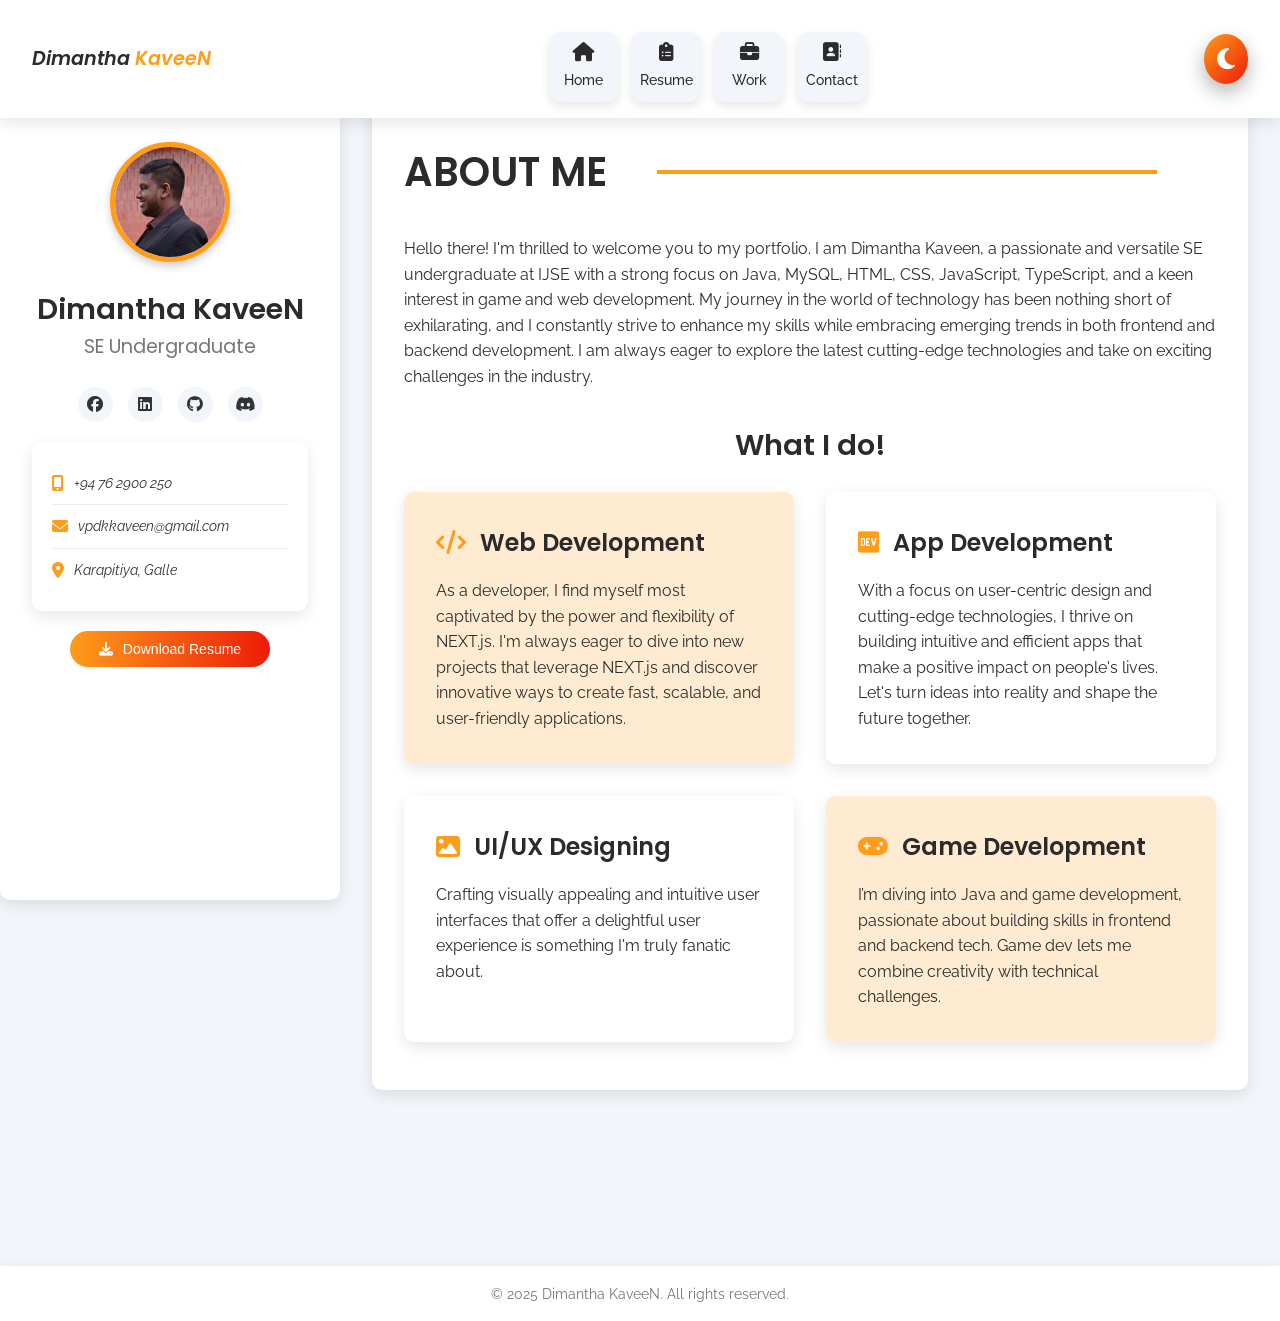
<file: index.html>
<!DOCTYPE html>
<html lang="en">
  <head>
    <meta charset="UTF-8" />
    <meta name="viewport" content="width=device-width, initial-scale=1.0" />
    <meta
      name="description"
      content="This is the homepage of the KaveeN portfolio"
    />
    <meta
      name="keywords"
      content="HTML, CSS, html, JavaScript, JS, KaveeN, portfolio, web developer, Dimantha, Kaveen, Dimantha Kaveen, KaveeN.com, kaveen.com"
    />
    <title>KaveeN Portfolio</title>
    <link rel="icon" href="/assets/images/KaveeN.jpg" />
    <link
      rel="stylesheet"
      href="https://cdnjs.cloudflare.com/ajax/libs/font-awesome/6.7.2/css/all.min.css"
      integrity="sha512-Evv84Mr4kqVGRNSgIGL/F/aIDqQb7xQ2vcrdIwxfjThSH8CSR7PBEakCr51Ck+w+/U6swU2Im1vVX0SVk9ABhg=="
      crossorigin="anonymous"
      referrerpolicy="no-referrer"
    />
    <link
      href="https://fonts.googleapis.com/css2?family=Poppins:wght@400;600&family=Raleway:wght@400;500&display=swap"
      rel="stylesheet"
    />
    <link rel="stylesheet" href="stylesheet/styles.css" />
    <link rel="stylesheet" href="stylesheet/homepage.css" />
    <link rel="stylesheet" href="stylesheet/resumepage.css" />
    <link rel="stylesheet" href="stylesheet/workpage.css" />
    <link rel="stylesheet" href="stylesheet/contactpage.css" />
    <link rel="stylesheet" href="stylesheet/nightmode.css" />
  </head>
  <body>
    <!-- Header -->
    <header class="main-header">
      <div class="header-container">
        <h4 class="logo">
          <i>Dimantha <span class="accent">KaveeN</span></i>
        </h4>
        <nav class="main-nav">
          <ul class="nav-list">
            <li class="nav-item">
              <a href="#home" class="nav-link" data-section="home">
                <i class="fa-solid fa-house nav-icon"></i> Home
              </a>
            </li>
            <li class="nav-item">
              <a href="#resume" class="nav-link" data-section="resume">
                <i class="fa-solid fa-clipboard-list nav-icon"></i> Resume
              </a>
            </li>
            <li class="nav-item">
              <a href="#work" class="nav-link" data-section="work">
                <i class="fa-solid fa-briefcase nav-icon"></i> Work
              </a>
            </li>
            <li class="nav-item">
              <a href="#contact" class="nav-link" data-section="contact">
                <i class="fa-solid fa-address-book nav-icon"></i> Contact
              </a>
            </li>
          </ul>
        </nav>
        <div class="night-mode-toggle">
          <i class="fas fa-moon"></i>
        </div>
        <!-- Burger Icon for Mobile -->
        <i class="fa fa-bars burger" id="burger" aria-hidden="true"></i>
        <!-- Profile Image Toggle for Mobile -->
        <img
          src="/assets/images/KaveeN.jpg"
          class="profile-img-toggle"
          id="profile-img-toggle"
          alt="Profile Image"
        />
      </div>
    </header>

    <!-- Profile Sidebar -->
    <aside class="profile-sidebar" id="profile-sidebar">
      <nav class="menu-panel" id="menu-panel-id">
        <button class="close-btn" id="btn-close">&times;</button>
        <ul>
          <li><a href="#home">Home</a></li>
          <li><a href="#resume">Resume</a></li>
          <li><a href="#work">Work</a></li>
          <li><a href="#contact">Contact</a></li>
        </ul>
      </nav>

      <!-- Profile Image -->
      <img
        src="/assets/images/KaveeN.jpg"
        class="profile-img"
        alt="Dimantha KaveeN"
        title="Profile Picture"
      />

      <!-- Profile Info -->
      <header class="profile-info">
        <h3 class="profile-name">Dimantha KaveeN</h3>
        <p class="profile-title">SE Undergraduate</p>
      </header>

      <!-- Social Links -->
      <nav class="social-links">
        <a
          href="https://www.facebook.com/profile.php?id=61550196402141"
          class="social-link"
          target="_blank"
          rel="noopener noreferrer"
          aria-label="Facebook Profile"
        >
          <i class="fab fa-facebook"></i>
        </a>
        <a
          href="https://www.linkedin.com/in/dimantha-kaveen-a843092b5"
          class="social-link"
          target="_blank"
          rel="noopener noreferrer"
          aria-label="LinkedIn Profile"
        >
          <i class="fab fa-linkedin"></i>
        </a>
        <a
          href="https://github.com/KaveenDK"
          class="social-link"
          target="_blank"
          rel="noopener noreferrer"
          aria-label="GitHub Profile"
        >
          <i class="fab fa-github"></i>
        </a>
        <a
          href="https://discord.com/invite/a89fFSSpzy"
          class="social-link"
          target="_blank"
          rel="noopener noreferrer"
          aria-label="Discord Server"
        >
          <i class="fa-brands fa-discord"></i>
        </a>
      </nav>

      <!-- Contact Information -->
      <address class="contact-info">
        <ul>
          <li class="contact-item">
            <i class="fas fa-mobile-alt accent"></i>
            <span>+94 76 2900 250</span>
          </li>
          <li class="contact-item">
            <i class="fas fa-envelope accent"></i>
            <a href="mailto:vpdkkaveen@gmail.com">vpdkkaveen@gmail.com</a>
          </li>
          <li class="contact-item">
            <i class="fas fa-map-marker-alt accent"></i>
            <span>Karapitiya, Galle</span>
          </li>
        </ul>
      </address>

      <!-- Resume Download Button -->
      <button class="download-btn" type="button">
        <i class="fas fa-download"></i>
        Download Resume
      </button>
    </aside>

    <!-- Main Content -->
    <main class="main-content">
      <!-- Home Section -->
      <section id="home" class="content-section">
        <h1 class="section-heading">
          ABOUT ME
          <span class="heading-line"></span>
        </h1>
        <p class="about-text">
          Hello there! I'm thrilled to welcome you to my portfolio. I am
          Dimantha Kaveen, a passionate and versatile SE undergraduate at IJSE
          with a strong focus on Java, MySQL, HTML, CSS, JavaScript, TypeScript,
          and a keen interest in game and web development. My journey in the
          world of technology has been nothing short of exhilarating, and I
          constantly strive to enhance my skills while embracing emerging trends
          in both frontend and backend development. I am always eager to explore
          the latest cutting-edge technologies and take on exciting challenges
          in the industry.
        </p>

        <h2 class="section-subheading">What I do!</h2>

        <div class="services-grid">
          <div class="service-card web-development">
            <h3 class="service-title">
              <i class="fas fa-code accent"></i>
              Web Development
            </h3>
            <p class="service-description">
              As a developer, I find myself most captivated by the power and
              flexibility of NEXT.js. I'm always eager to dive into new projects
              that leverage NEXT.js and discover innovative ways to create fast,
              scalable, and user-friendly applications.
            </p>
          </div>

          <div class="service-card">
            <h3 class="service-title">
              <i class="fa-brands fa-dev accent"></i>
              App Development
            </h3>
            <p class="service-description">
              With a focus on user-centric design and cutting-edge technologies,
              I thrive on building intuitive and efficient apps that make a
              positive impact on people's lives. Let's turn ideas into reality
              and shape the future together.
            </p>
          </div>

          <div class="service-card">
            <h3 class="service-title">
              <i class="fa-solid fa-image accent"></i>
              UI/UX Designing
            </h3>
            <p class="service-description">
              Crafting visually appealing and intuitive user interfaces that
              offer a delightful user experience is something I'm truly fanatic
              about.
            </p>
          </div>

          <div class="service-card game-development">
            <h3 class="service-title">
              <i class="fa-solid fa-gamepad accent"></i>
              Game Development
            </h3>
            <p class="service-description">
              I’m diving into Java and game development, passionate about
              building skills in frontend and backend tech. Game dev lets me
              combine creativity with technical challenges.
            </p>
          </div>
        </div>
      </section>

      <!-- Resume Section -->
      <section id="resume" class="content-section">
        <h1 class="section-heading">
          RESUME
          <span class="heading-line"></span>
        </h1>

        <div class="resume-grid">
          <!-- Education Column -->
          <div class="resume-column">
            <div class="resume-header">
              <i class="fas fa-graduation-cap accent"></i>
              <h2 class="resume-title">Education</h2>
            </div>

            <div class="resume-box education-1">
              <div class="timeline-item">
                <span class="timeline-date">2024 - 2026</span>
                <h3 class="timeline-title">Software Engineering</h3>
                <p class="timeline-location">
                  IJSE | Institute of Software Engineering
                </p>
              </div>
            </div>

            <div class="resume-box education-2">
              <div class="timeline-item">
                <span class="timeline-date">2025</span>
                <h3 class="timeline-title">Web Development</h3>
                <p class="timeline-location">
                  IJSE | Institute of Software Engineering
                </p>
              </div>
            </div>
          </div>

          <!-- Experience Column -->
          <div class="resume-column">
            <div class="resume-header">
              <i class="fas fa-briefcase accent"></i>
              <h2 class="resume-title">Experience</h2>
            </div>

            <div class="resume-box experience-1">
              <div class="timeline-item">
                <span class="timeline-date">2025 - Present</span>
                <h3 class="timeline-title">UI/UX Designer</h3>
                <p class="timeline-location">
                  IJSE | Institute of Software Engineering
                </p>
              </div>
            </div>

            <div class="resume-box experience-2">
              <div class="timeline-item">
                <span class="timeline-date">2025 - Present</span>
                <h3 class="timeline-title">Web Developer</h3>
                <p class="timeline-location">
                  IJSE | Institute of Software Engineering
                </p>
              </div>
            </div>
          </div>
        </div>

        <div class="skills-section">
          <div class="skills-column">
            <h3 class="skills-heading">Work Skills</h3>
            <div class="skills-grid">
              <span class="skill-badge">Java</span>
              <span class="skill-badge">MySQL</span>
              <span class="skill-badge">HTML5</span>
              <span class="skill-badge">CSS3</span>
              <span class="skill-badge">JavaScript</span>
              <span class="skill-badge">TypeScript</span>
              <span class="skill-badge">Figma</span>
              <span class="skill-badge">MongoDB</span>
              <span class="skill-badge">SQL</span>
              <span class="skill-badge">Blender</span>
              <span class="skill-badge">Photoshop</span>
              <span class="skill-badge">Git</span>
            </div>
          </div>

          <div class="skills-column">
            <h3 class="skills-heading">Soft Skills</h3>
            <div class="skills-grid">
              <span class="skill-badge soft">Time Management</span>
              <span class="skill-badge soft">Mentorship</span>
              <span class="skill-badge soft">Impeccable Communication</span>
              <span class="skill-badge soft">Flexibility</span>
              <span class="skill-badge soft">Research</span>
              <span class="skill-badge soft">Writing</span>
            </div>
          </div>
        </div>
      </section>

      <!-- Work Section -->
      <section id="work" class="content-section">
        <h1 class="section-heading">
          PORTFOLIO
          <span class="heading-line"></span>
        </h1>

        <div class="portfolio-filter">
          <button class="filter-btn active">All</button>
          <button class="filter-btn">App Development</button>
          <button class="filter-btn">Web Development</button>
          <button class="filter-btn">Game Development</button>
        </div>

        <div class="portfolio-grid">
          <div class="portfolio-item">
            <img
              src="/assets/images/Smart_Bank_App.jpg"
              class="portfolio-image"
              alt="Smart Bank App"
              loading="lazy"
            />
            <div class="portfolio-info">
              <p class="portfolio-category">App Development</p>
              <h4 class="portfolio-title">Smart Bank App</h4>
            </div>
          </div>

          <div class="portfolio-item">
            <img
              src="/assets/images/Java_Blog.jpg"
              class="portfolio-image"
              alt="Java Programming Blog"
              loading="lazy"
            />
            <div class="portfolio-info">
              <p class="portfolio-category">Blog</p>
              <h3 class="portfolio-title">Java Programming</h3>
            </div>
          </div>

          <div class="portfolio-item">
            <img
              src="/assets/images/SuperMarket_UIUX.jpg"
              class="portfolio-image"
              alt="Super Market UI Design"
              loading="lazy"
            />
            <div class="portfolio-info">
              <p class="portfolio-category">UI/UX Design</p>
              <h3 class="portfolio-title">Super Market</h3>
            </div>
          </div>

          <div class="portfolio-item">
            <img
              src="/assets/images/GtaV By KaveeN.jpg"
              class="portfolio-image"
              alt="Car Game Development"
              loading="lazy"
            />
            <div class="portfolio-info">
              <p class="portfolio-category">Game Development</p>
              <h3 class="portfolio-title">Car Game</h3>
            </div>
          </div>

          <div class="portfolio-item">
            <img
              src="/assets/images/WebDevelopment.jpg"
              class="portfolio-image"
              alt="Web Development Project"
              loading="lazy"
            />
            <div class="portfolio-info">
              <p class="portfolio-category">Web Development</p>
              <h3 class="portfolio-title">IdeaFlow</h3>
            </div>
          </div>
        </div>
      </section>

      <!-- Contact Section -->
      <section id="contact" class="content-section">
        <h1 class="section-heading">
          CONTACT
          <span class="heading-line"></span>
        </h1>

        <div class="contact-container">
          <div class="contact-info">
            <div class="contact-method phone">
              <i class="fas fa-phone-alt accent"></i>
              <div class="contact-details">
                <p>+94 76 2900 250</p>
                <p>+94 71 793 4962</p>
              </div>
            </div>
            <div class="contact-method email">
              <i class="fas fa-envelope accent"></i>
              <p>vpdkkaveen@gmail.com</p>
            </div>
          </div>

          <form class="contact-form">
            <p class="form-intro">
              I am always open to discussing new projects, opportunities in tech
              world, partnerships and more so mentorship.
            </p>
            <div class="form-group">
              <label for="name">Name:</label>
              <input type="text" id="name" class="form-input" required />
            </div>
            <div class="form-group">
              <label for="email">Email:</label>
              <input type="email" id="email" class="form-input" required />
            </div>
            <div class="form-group">
              <label for="message">Message:</label>
              <textarea
                id="message"
                class="form-input message-input"
                required
              ></textarea>
            </div>
            <button type="submit" class="submit-btn">Submit</button>
          </form>
        </div>
      </section>
    </main>

    <!-- Footer -->
    <footer class="main-footer">
      <p class="copyright">&copy; 2025 Dimantha KaveeN. All rights reserved.</p>
    </footer>

    <script src="/js/Responsive.js"></script>
    <script src="/js/portfolio.js"></script>
    <script src="/js/script.js"></script>
  </body>
</html>
</file>
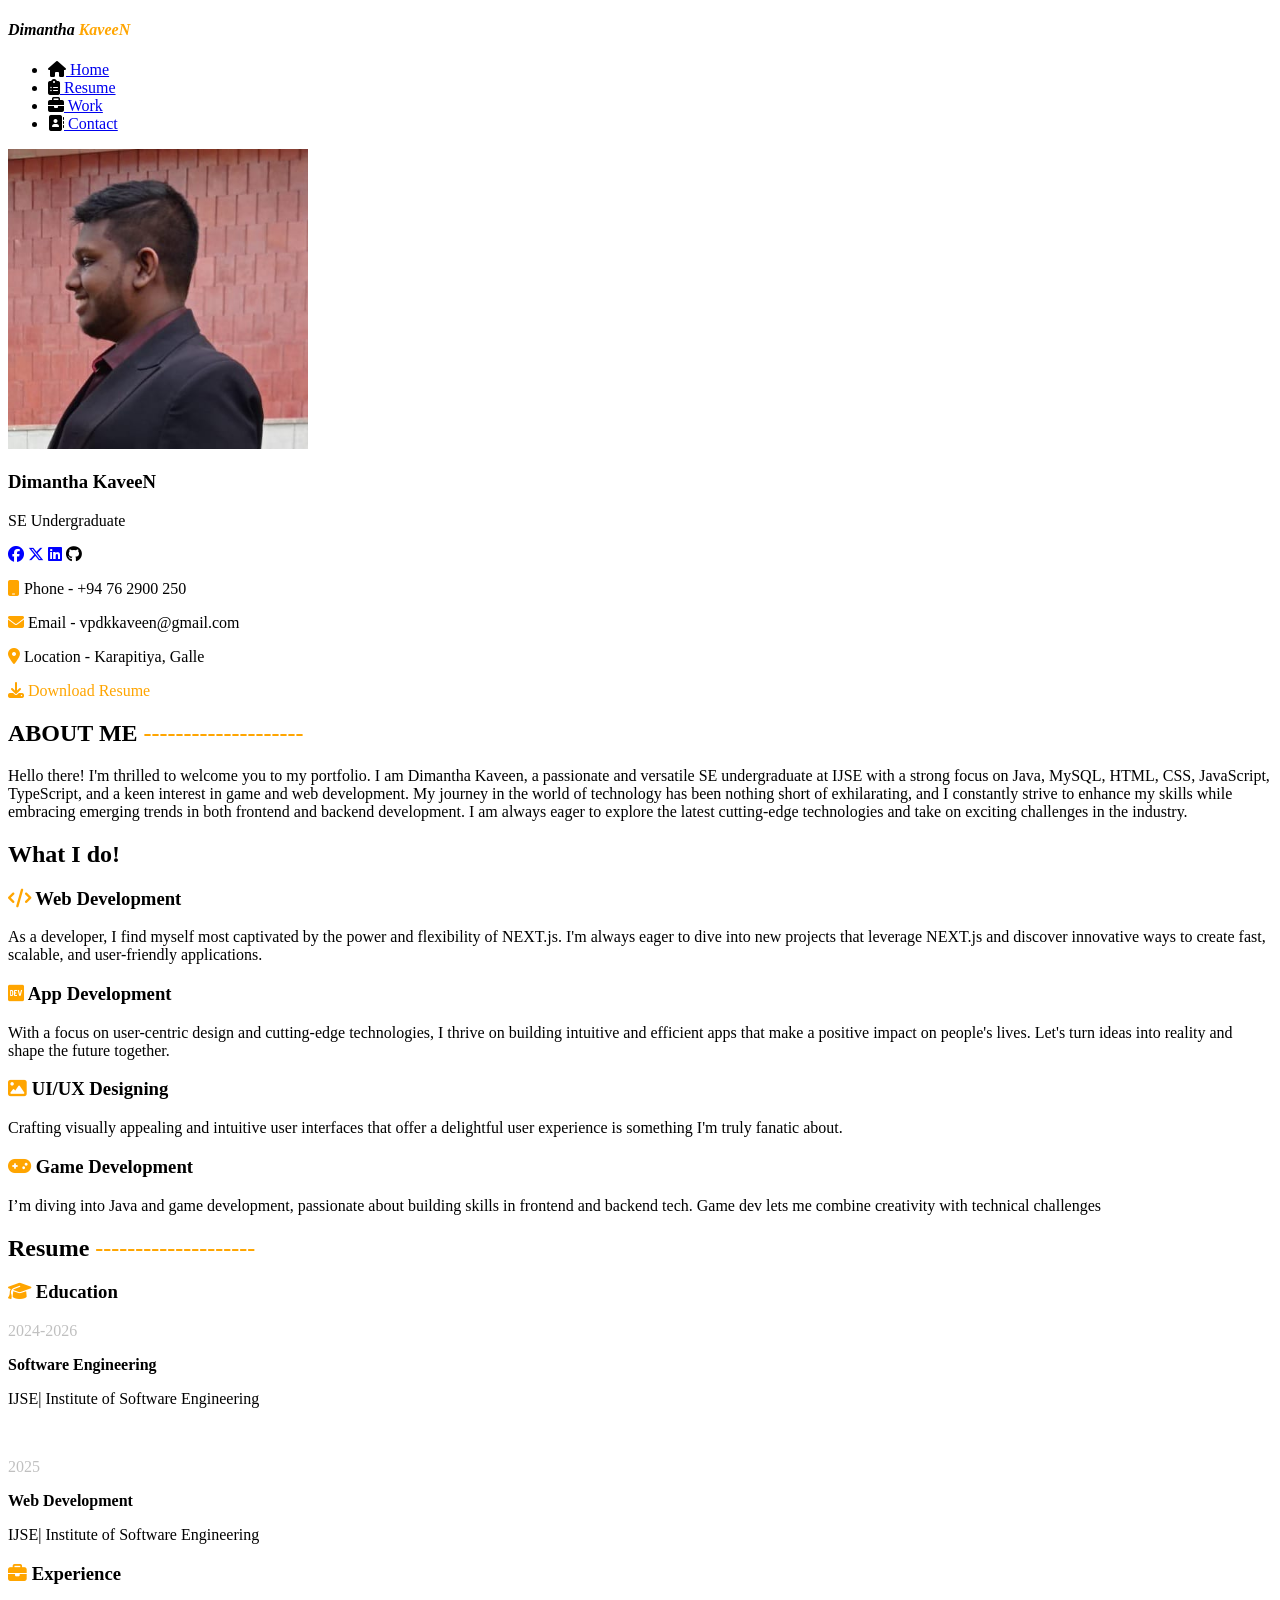
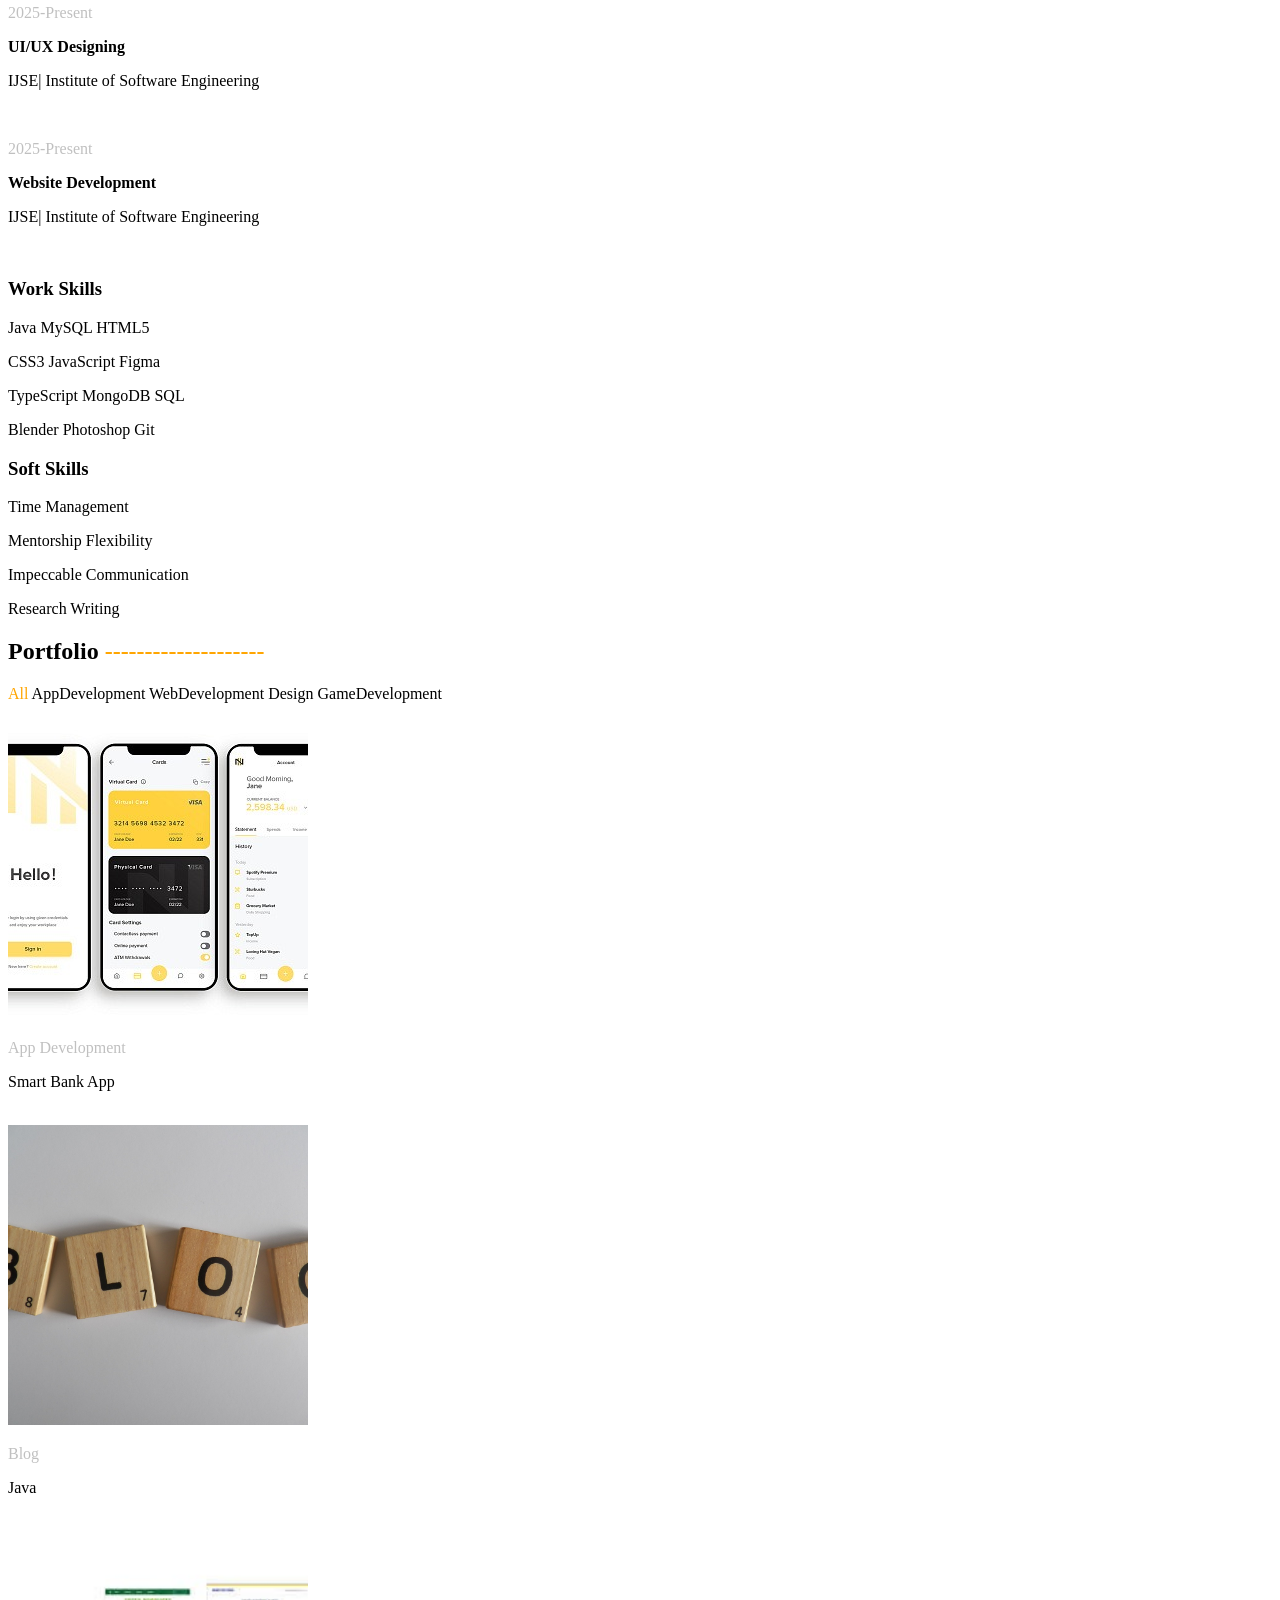
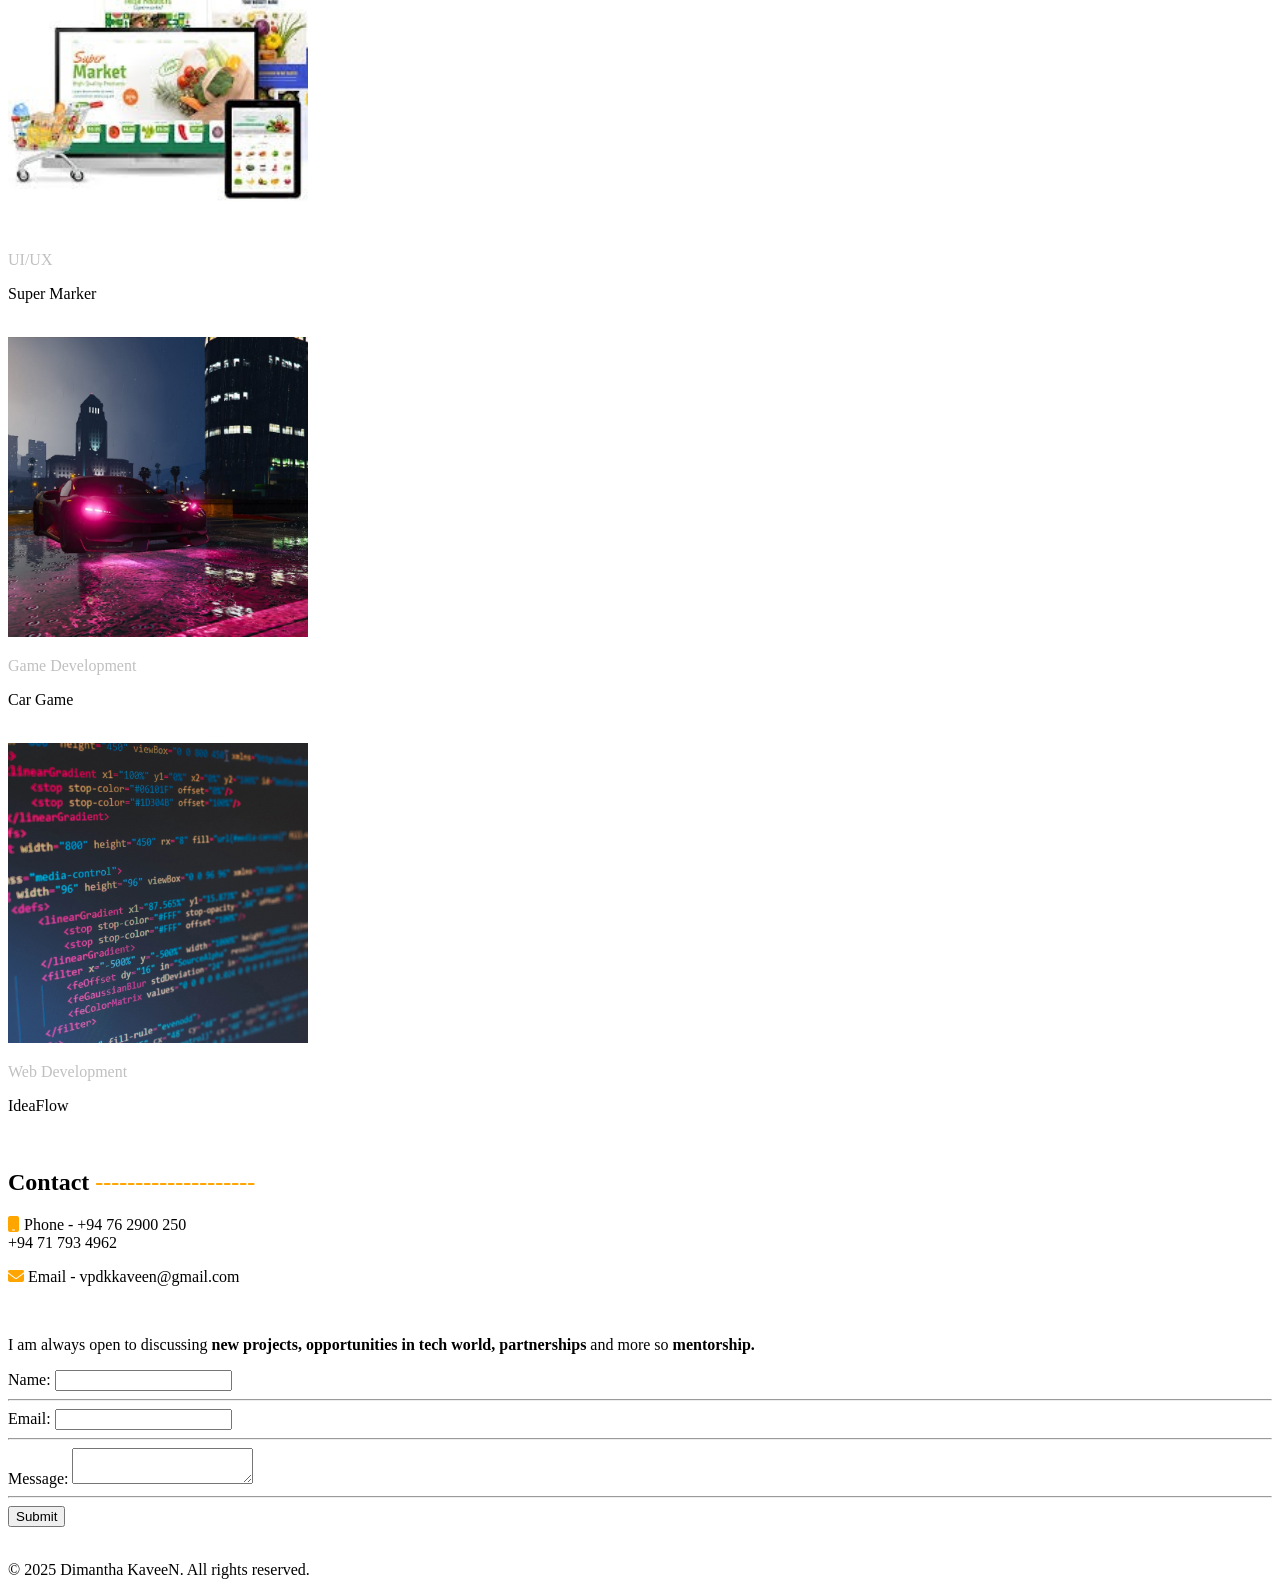
<file: IT-KaveeN-Portfolio/index.html>
<!DOCTYPE html>
<html lang="en">
  <head>
    <meta charset="UTF-8" />
    <meta name="viewport" content="width=device-width, initial-scale=1.0" />
    <title>KaveeN Portfolio</title>
    <meta
      name="description"
      content="This is the homepage of the KaveeN portfolio"
    />
    <meta
      name="keywords"
      content="HTML, CSS, html, JavaScript, JS, KaveeN, portfolio, web developer, Dimantha, Kaveen, Dimantha Kaveen, KaveeN.com, kaveen.com"
    />
    <title>Dimantha KaveeN's personal Portfolio</title>
    <link rel="icon" href="/assets/images/KaveeN.jpg" />
    <link
      rel="stylesheet"
      href="https://cdnjs.cloudflare.com/ajax/libs/font-awesome/6.7.2/css/all.min.css"
      integrity="sha512-Evv84Mr4kqVGRNSgIGL/F/aIDqQb7xQ2vcrdIwxfjThSH8CSR7PBEakCr51Ck+w+/U6swU2Im1vVX0SVk9ABhg=="
      crossorigin="anonymous"
      referrerpolicy="no-referrer"
    />
  </head>
  <body>
    <!-- Header -->
    <header>
      <div>
        <h4>
          <i>Dimantha <span style="color: orange">KaveeN</span></i>
        </h4>
        <nav>
          <ul>
            <li><i class="fa-solid fa-house"></i><a href="#home"> Home</a></li>
            <li>
              <i class="fa-solid fa-clipboard-list"></i
              ><a href="#resume"> Resume</a>
            </li>
            <li>
              <i class="fa-solid fa-briefcase"></i><a href="#work"> Work</a>
            </li>
            <li>
              <i class="fa-solid fa-address-book"></i
              ><a href="#contact"> Contact</a>
            </li>
          </ul>
        </nav>
      </div>
    </header>

    <!-- Main Content -->
    <main>
      <div>
        <img
          src="/assets/images/KaveeN.jpg"
          alt="KaveeN Profile Picture"
          style="width: 300px; height: 300px; object-fit: cover"
          title="Dimantha KaveeN"
        />
        <br />
        <h3>Dimantha KaveeN</h3>
        <p>SE Undergraduate</p>
        <span style="color: blue"><i class="fa-brands fa-facebook"></i></span>
        <span style="color: blue"><i class="fa-brands fa-x-twitter"></i></span>
        <span style="color: blue"><i class="fa-brands fa-linkedin"></i></span>
        <i class="fa-brands fa-github"></i>
        <p>
          <span style="color: orange"><i class="fa-solid fa-mobile"></i></span>
          Phone - +94 76 2900 250
        </p>
        <p>
          <span style="color: orange"
            ><i class="fa-solid fa-envelope"></i
          ></span>
          Email - vpdkkaveen@gmail.com
        </p>
        <p>
          <span style="color: orange"
            ><i class="fa-solid fa-location-dot"></i
          ></span>
          Location - Karapitiya, Galle
        </p>
        <p>
          <span style="color: orange"
            ><i class="fa-solid fa-download"></i> Download Resume</span
          >
        </p>
      </div>

      <!-- Home Section -->
      <section id="home">
        <h1>
          ABOUT ME <span style="color: orange">--------------------</span>
        </h1>
        <p>
          Hello there! I'm thrilled to welcome you to my portfolio. I am
          Dimantha Kaveen, a passionate and versatile SE undergraduate at IJSE
          with a strong focus on Java, MySQL, HTML, CSS, JavaScript, TypeScript,
          and a keen interest in game and web development. My journey in the
          world of technology has been nothing short of exhilarating, and I
          constantly strive to enhance my skills while embracing emerging trends
          in both frontend and backend development. I am always eager to explore
          the latest cutting-edge technologies and take on exciting challenges
          in the industry.
        </p>
        <h2>What I do!</h2>
        <h3>
          <span style="color: orange"><i class="fa-solid fa-code"></i></span>
          Web Development
        </h3>
        <p>
          As a developer, I find myself most captivated by the power and
          flexibility of NEXT.js. I'm always eager to dive into new projects
          that leverage NEXT.js and discover innovative ways to create fast,
          scalable, and user-friendly applications.
        </p>
        <h3>
          <span style="color: orange"><i class="fa-brands fa-dev"></i></span>
          App Development
        </h3>
        <p>
          With a focus on user-centric design and cutting-edge technologies, I
          thrive on building intuitive and efficient apps that make a positive
          impact on people's lives. Let's turn ideas into reality and shape the
          future together.
        </p>
        <h3>
          <span style="color: orange"><i class="fa-solid fa-image"></i></span>
          UI/UX Designing
        </h3>
        <p>
          Crafting visually appealing and intuitive user interfaces that offer a
          delightful user experience is something I'm truly fanatic about.
        </p>
        <h3>
          <span style="color: orange"><i class="fa-solid fa-gamepad"></i></span>
          Game Development
        </h3>
        <p>
          I’m diving into Java and game development, passionate about building
          skills in frontend and backend tech. Game dev lets me combine
          creativity with technical challenges
        </p>
      </section>

      <!-- Resume Section -->
      <section id="resume">
        <h1>Resume <span style="color: orange">--------------------</span></h1>
        <div>
          <h3>
            <span style="color: orange"
              ><i class="fa-solid fa-graduation-cap"></i
            ></span>
            Education
          </h3>
          <p><span style="color: silver">2024-2026</span></p>
          <p><b>Software Engineering</b></p>
          <p>
            <span style="color: black"
              >IJSE| Institute of Software Engineering</span
            >
          </p>
          <br />
          <p><span style="color: silver">2025</span></p>
          <p><b>Web Development</b></p>
          <p>
            <span style="color: black"
              >IJSE| Institute of Software Engineering</span
            >
          </p>
          <h3>
            <span style="color: orange"
              ><i class="fa-solid fa-briefcase"></i
            ></span>
            Experience
          </h3>
          <p><span style="color: silver">2025-Present</span></p>
          <p><b>UI/UX Designing</b></p>
          <p>
            <span style="color: black"
              >IJSE| Institute of Software Engineering</span
            >
          </p>
          <br />
          <p><span style="color: silver">2025-Present</span></p>
          <p><b>Website Development</b></p>
          <p>
            <span style="color: black"
              >IJSE| Institute of Software Engineering</span
            >
          </p>
          <br />
          <h3>Work Skills</h3>
          <p>Java MySQL HTML5</p>
          <p>CSS3 JavaScript Figma</p>
          <p>TypeScript MongoDB SQL</p>
          <p>Blender Photoshop Git</p>
          <h3>Soft Skills</h3>
          <p>Time Management</p>
          <p>Mentorship Flexibility</p>
          <p>Impeccable Communication</p>
          <p>Research Writing</p>
        </div>
      </section>

      <!-- Work Section -->
      <section id="work">
        <h1>
          Portfolio <span style="color: orange">--------------------</span>
        </h1>
        <p>
          <span style="color: orange">All</span> AppDevelopment WebDevelopment
          Design GameDevelopment
        </p>
        <img
          src="/assets/images/Smart_Bank_App.jpg"
          alt="Smart Bank App"
          style="width: 300px; height: 300px; object-fit: cover"
          title="Smart Bank App"
        />
        <p><span style="color: silver">App Development</span></p>
        <p><span style="color: black">Smart Bank App</span></p>
        <br />

        <img
          src="/assets/images/Java_Blog.jpg"
          alt="Java Blog"
          style="width: 300px; height: 300px; object-fit: cover"
          title="Java Blog"
        />
        <p><span style="color: silver">Blog</span></p>
        <p><span style="color: black">Java</span></p>
        <br />

        <img
          src="/assets/images/SuperMarket_UIUX.jpg"
          alt="Smart Bank App"
          style="width: 300px; height: 300px; object-fit: cover"
          title="Super Market Website"
        />
        <p><span style="color: silver">UI/UX</span></p>
        <p><span style="color: black">Super Marker</span></p>
        <br />

        <img
          src="/assets/images/GtaV By KaveeN.jpg"
          alt="Car Game"
          style="width: 300px; height: 300px; object-fit: cover"
          title="GtaV By KaveeN"
        />
        <p><span style="color: silver">Game Development</span></p>
        <p><span style="color: black">Car Game</span></p>
        <br />

        <img
          src="/assets/images/WebDevelopment.jpg"
          alt="Coding"
          style="width: 300px; height: 300px; object-fit: cover"
          title="Web Development Coding"
        />
        <p><span style="color: silver">Web Development</span></p>
        <p><span style="color: black">IdeaFlow</span></p>
        <br />
      </section>

      <!-- Contact Section -->
      <section id="contact">
        <h1>Contact <span style="color: orange">--------------------</span></h1>
        <p>
          <span style="color: orange"><i class="fa-solid fa-mobile"></i></span>
          Phone - +94 76 2900 250
          <br />
          +94 71 793 4962
        </p>
        <p>
          <span style="color: orange"
            ><i class="fa-solid fa-envelope"></i
          ></span>
          Email - vpdkkaveen@gmail.com
        </p>
        <br />
        <form>
          <p>
            I am always open to discussing
            <b>new projects, opportunities in tech world, partnerships</b> and
            more so <b>mentorship.</b>
          </p>
          <label for="name">Name:</label>
          <input type="text" id="name" name="name" required />
          <br />
          <hr />
          <label for="email">Email:</label>
          <input type="email" id="email" name="email" required />
          <br />
          <hr />
          <label for="message">Message:</label>
          <textarea id="message" name="message"></textarea>
          <br />
          <hr />
          <button type="submit">Submit</button>
        </form>
      </section>
    </main>
    <br />

    <!-- Footer -->
    <footer>
      <p>&copy; 2025 Dimantha KaveeN. All rights reserved.</p>
    </footer>
  </body>
</html>
</file>
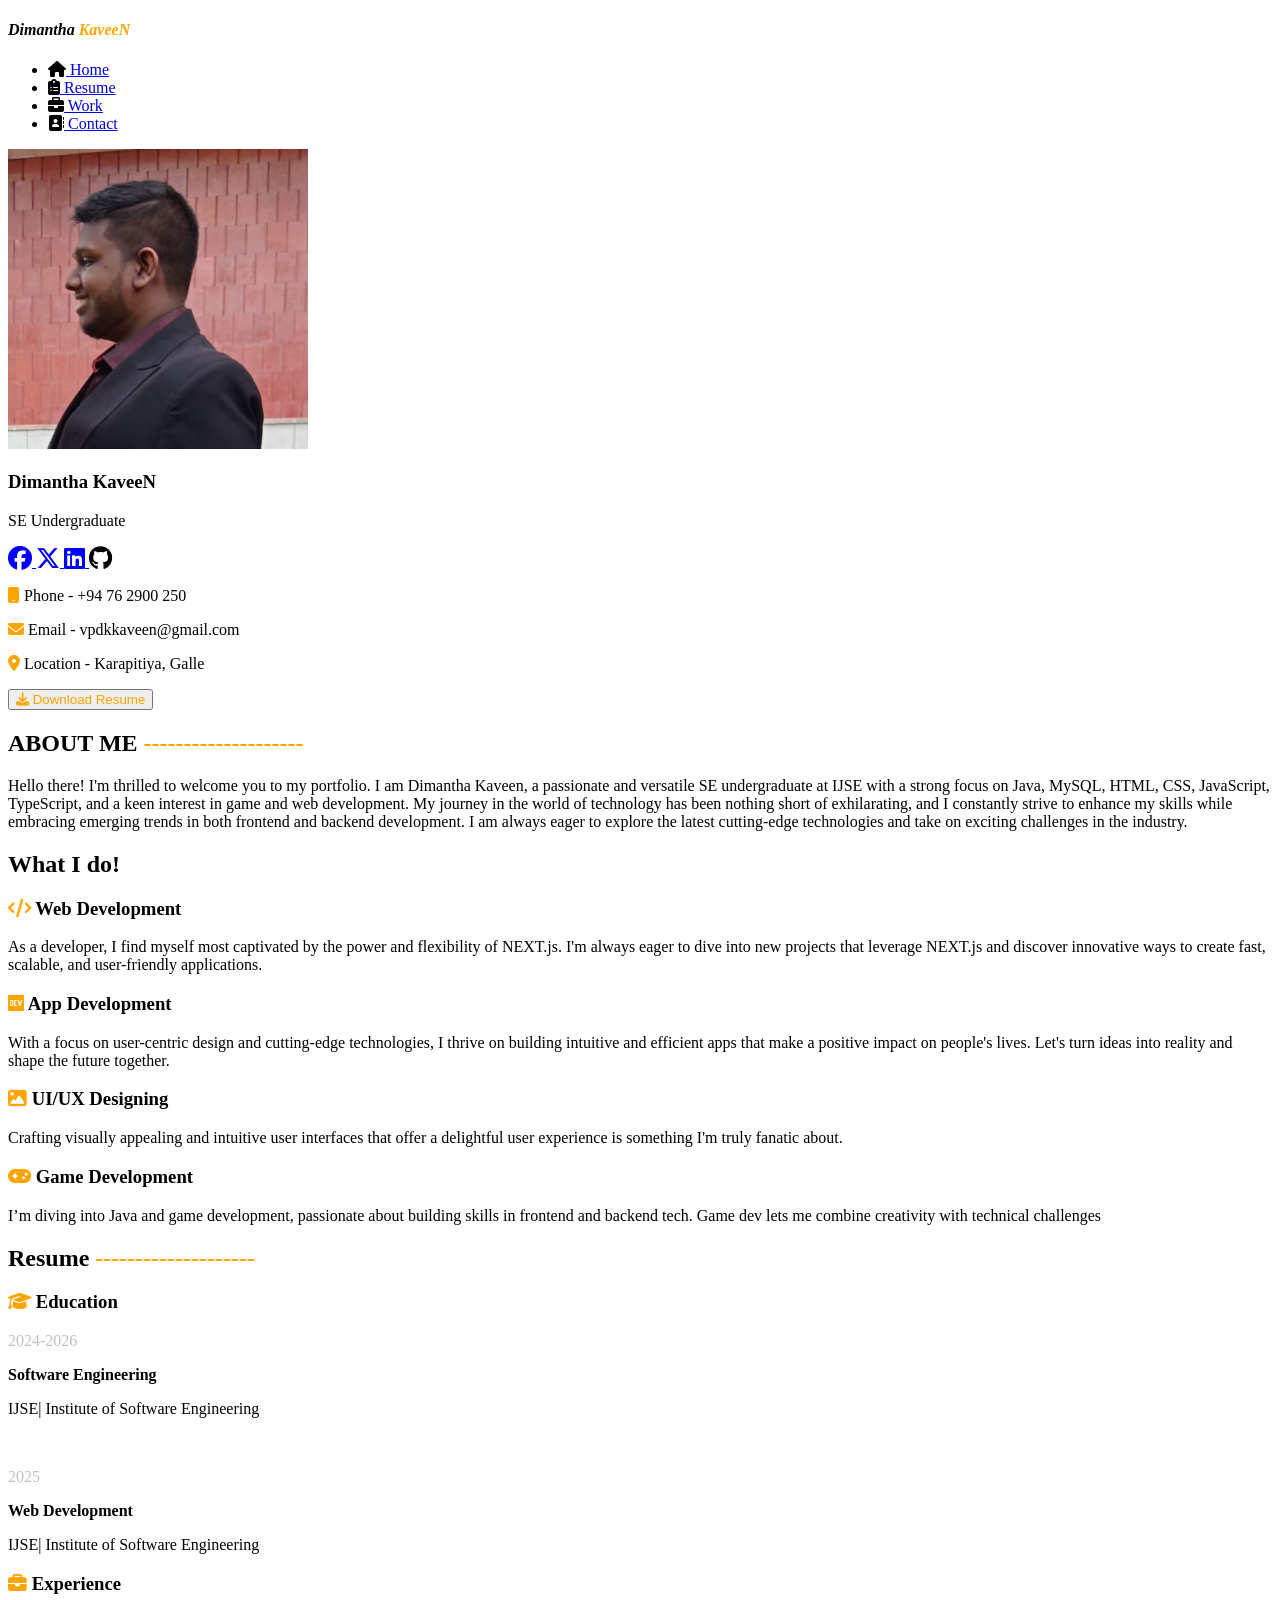
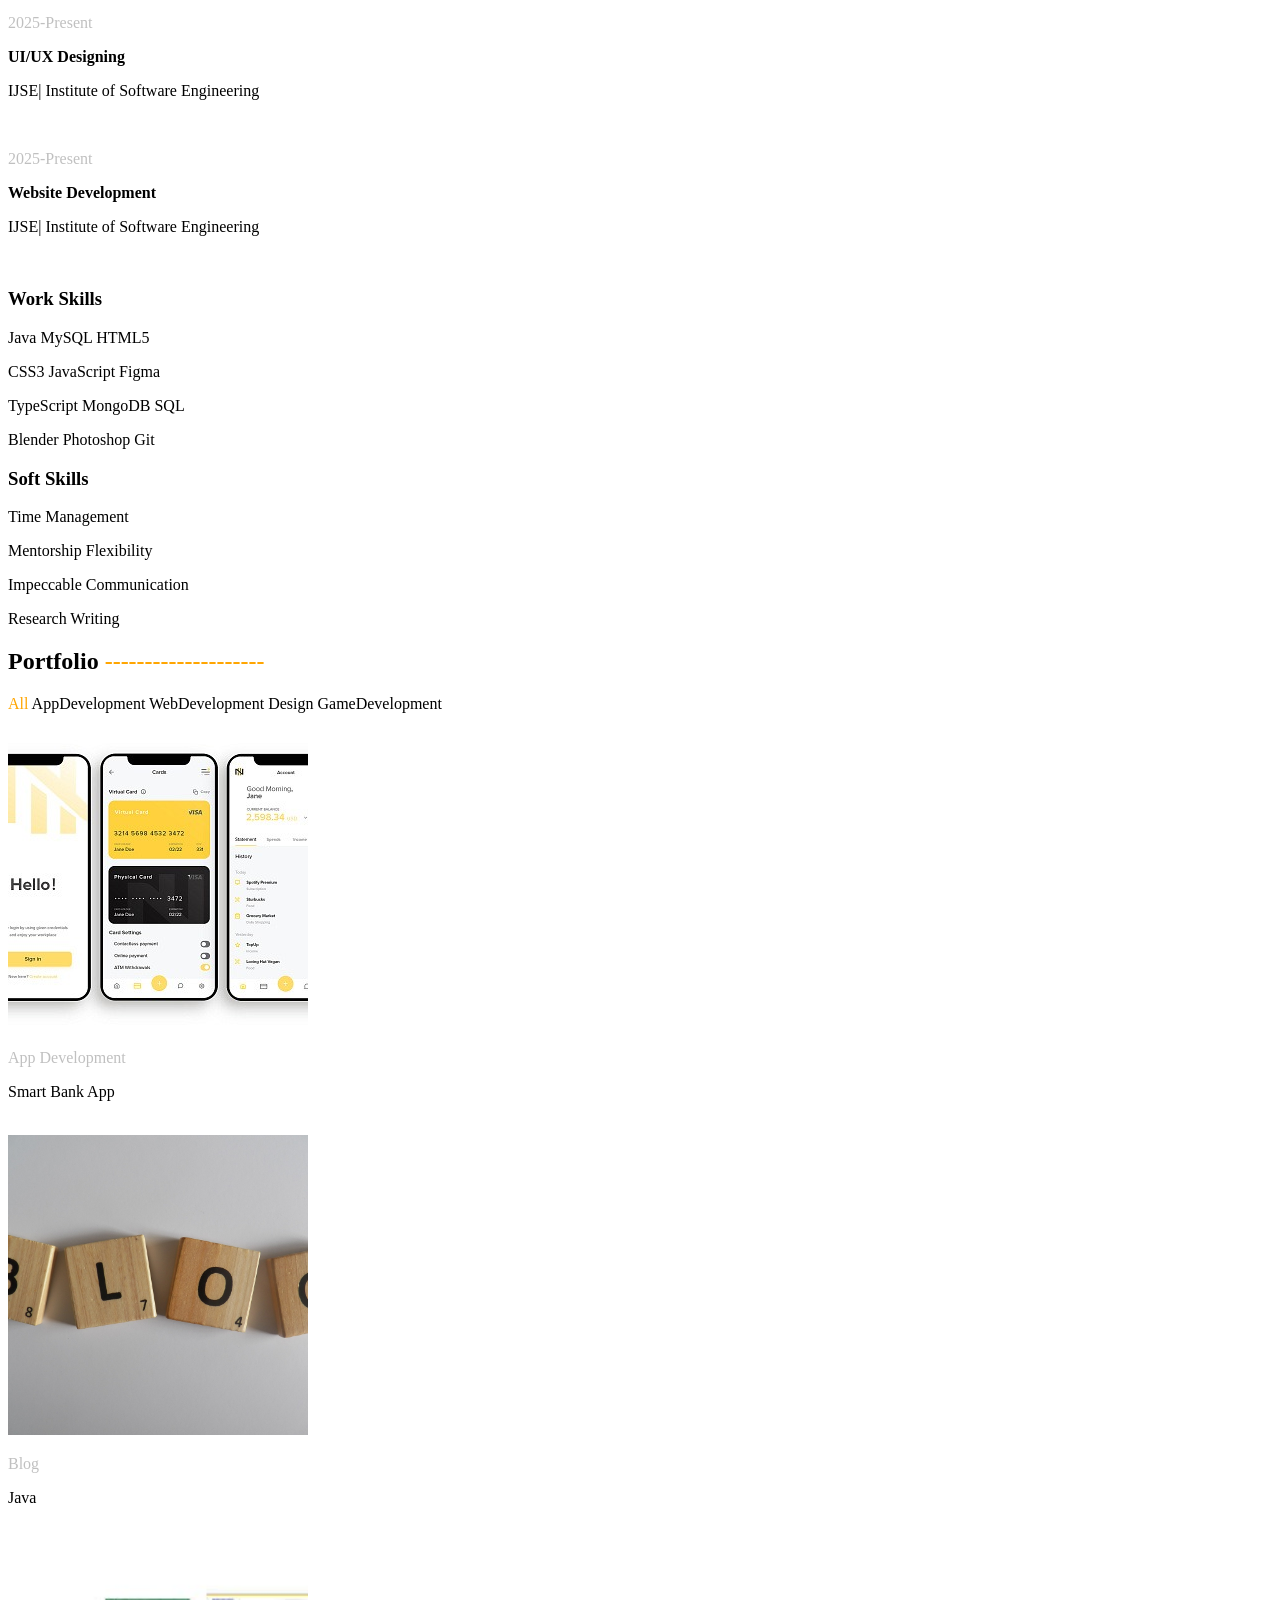
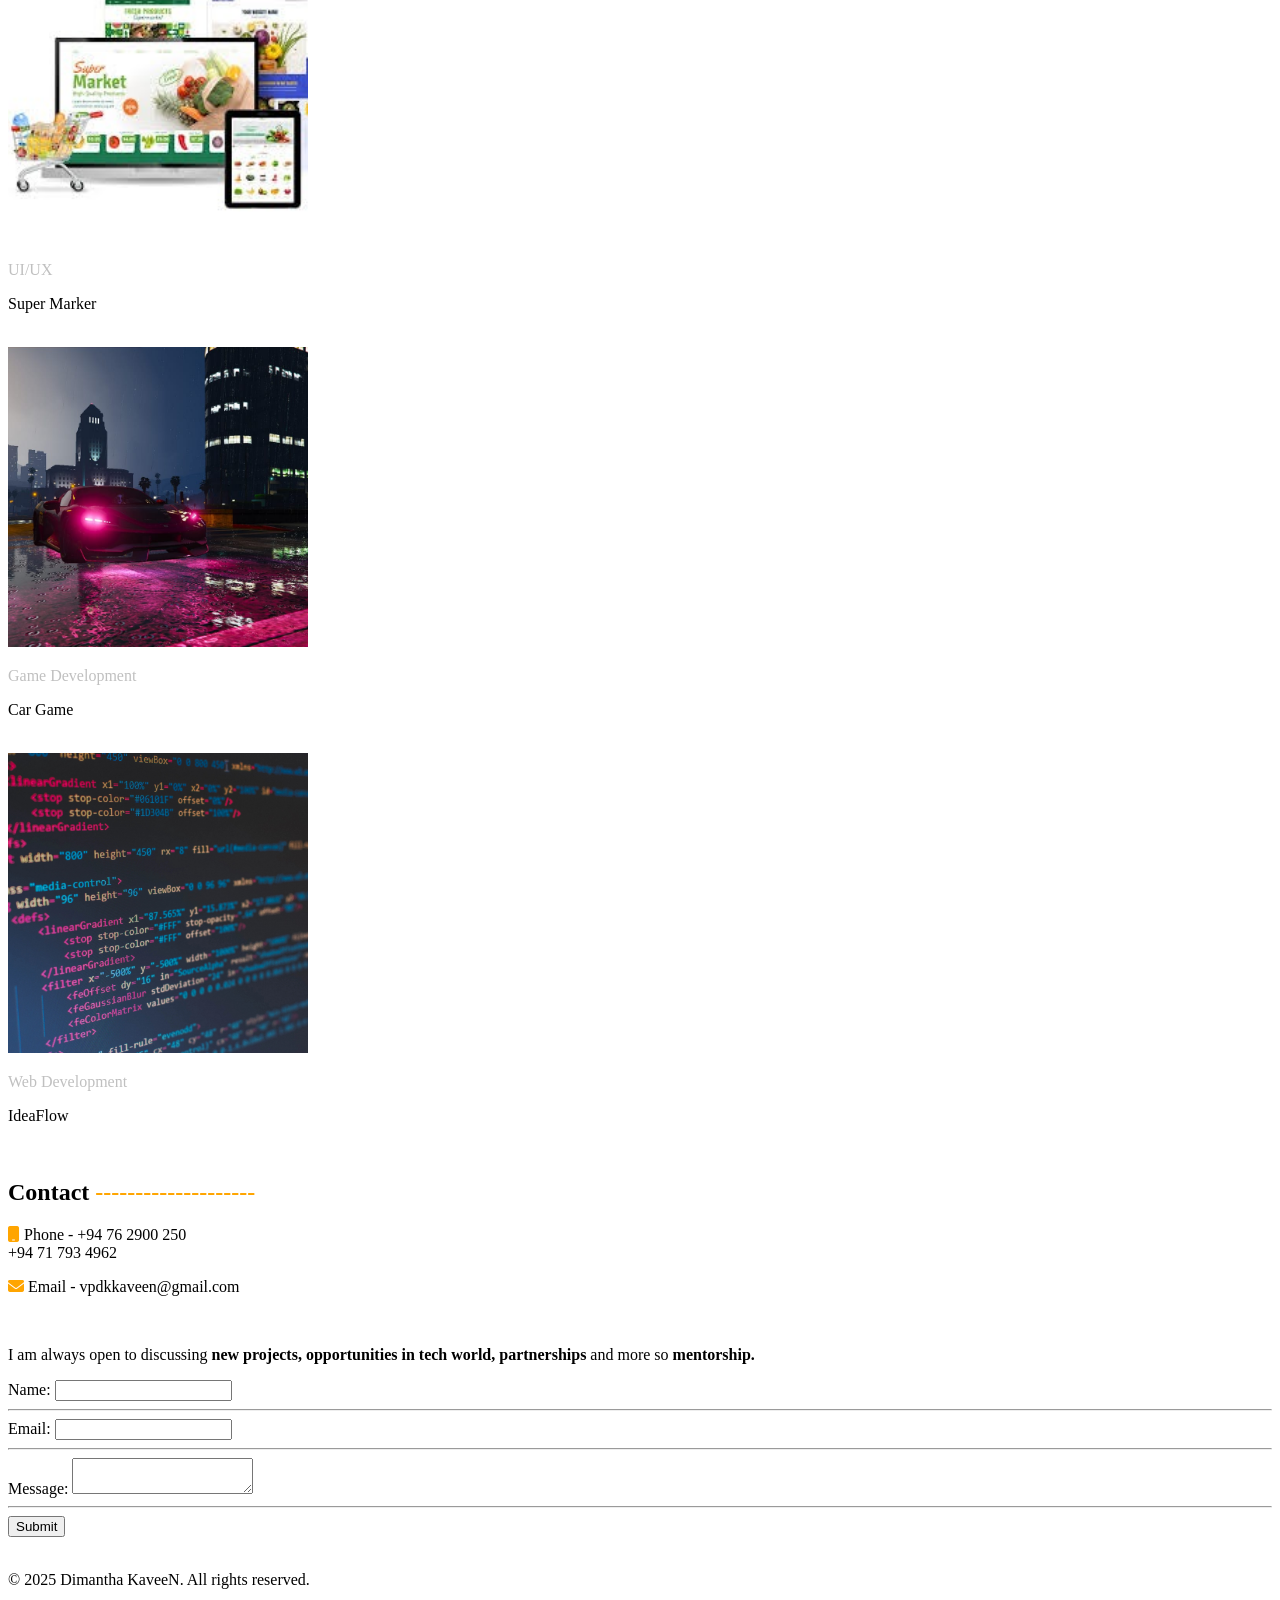
<file: IT-KaveeN-Portfolio/public/index.html>
<!DOCTYPE html>
<html lang="en">
  <head>
    <meta charset="UTF-8" />
    <meta name="viewport" content="width=device-width, initial-scale=1.0" />
    <title>KaveeN Portfolio</title>
    <meta
      name="description"
      content="This is the homepage of the KaveeN portfolio"
    />
    <meta
      name="keywords"
      content="HTML, CSS, html, JavaScript, JS, KaveeN, portfolio, web developer, Dimantha, Kaveen, Dimantha Kaveen, KaveeN.com, kaveen.com"
    />
    <title>Dimantha KaveeN's personal Portfolio</title>
    <link rel="icon" href="/assets/images/KaveeN.jpg" />
    <link
      rel="stylesheet"
      href="https://cdnjs.cloudflare.com/ajax/libs/font-awesome/6.7.2/css/all.min.css"
      integrity="sha512-Evv84Mr4kqVGRNSgIGL/F/aIDqQb7xQ2vcrdIwxfjThSH8CSR7PBEakCr51Ck+w+/U6swU2Im1vVX0SVk9ABhg=="
      crossorigin="anonymous"
      referrerpolicy="no-referrer"
    />
  </head>
  <body>
    <!-- Header -->
    <header>
      <div>
        <h4>
          <i>Dimantha <span style="color: orange">KaveeN</span></i>
        </h4>
        <nav>
          <ul>
            <li><i class="fa-solid fa-house"></i><a href="#home"> Home</a></li>
            <li>
              <i class="fa-solid fa-clipboard-list"></i
              ><a href="#resume"> Resume</a>
            </li>
            <li>
              <i class="fa-solid fa-briefcase"></i><a href="#work"> Work</a>
            </li>
            <li>
              <i class="fa-solid fa-address-book"></i
              ><a href="#contact"> Contact</a>
            </li>
          </ul>
        </nav>
      </div>
    </header>

    <!-- Main Content -->
    <main>
      <div>
        <img
          src="/assets/images/KaveeN.jpg"
          alt="KaveeN Profile Picture"
          style="width: 300px; height: 300px; object-fit: cover"
          title="Dimantha KaveeN"
        />
        <br />
        <h3>Dimantha KaveeN</h3>
        <p>SE Undergraduate</p>
        <a
          href="https://www.facebook.com/profile.php?id=61550196402141"
          target="_blank"
          title="Facebook"
        >
          <i
            class="fa-brands fa-facebook"
            style="color: blue; font-size: 24px"
          ></i>
        </a>
        <a
          href="https://x.com/kaveen_69?t=32vAjHynsEWVjVswwT3YLw&s=35"
          target="_blank"
          title="Twitter"
        >
          <i
            class="fa-brands fa-x-twitter"
            style="color: blue; font-size: 24px"
          ></i>
        </a>
        <a
          href="https://www.linkedin.com/in/dimantha-kaveen-a843092b5/?trk=PROFILE_DROP_DOWN"
          target="_blank"
          title="LinkedIn"
        >
          <i
            class="fa-brands fa-linkedin"
            style="color: blue; font-size: 24px"
          ></i>
        </a>
        <a href="https://github.com/KaveenDK" target="_blank" title="GitHub">
          <i
            class="fa-brands fa-github"
            style="color: black; font-size: 24px"
          ></i>
        </a>
        <p>
          <span style="color: orange"><i class="fa-solid fa-mobile"></i></span>
          Phone - +94 76 2900 250
        </p>
        <p>
          <span style="color: orange"
            ><i class="fa-solid fa-envelope"></i
          ></span>
          Email - vpdkkaveen@gmail.com
        </p>
        <p>
          <span style="color: orange"
            ><i class="fa-solid fa-location-dot"></i
          ></span>
          Location - Karapitiya, Galle
        </p>
        <button onclick="alert('Downloading Resume')">
          <span style="color: orange"
            ><i class="fa-solid fa-download"></i> Download Resume</span
          >
        </button>
      </div>

      <!-- Home Section -->
      <section id="home">
        <h1>
          ABOUT ME <span style="color: orange">--------------------</span>
        </h1>
        <p>
          Hello there! I'm thrilled to welcome you to my portfolio. I am
          Dimantha Kaveen, a passionate and versatile SE undergraduate at IJSE
          with a strong focus on Java, MySQL, HTML, CSS, JavaScript, TypeScript,
          and a keen interest in game and web development. My journey in the
          world of technology has been nothing short of exhilarating, and I
          constantly strive to enhance my skills while embracing emerging trends
          in both frontend and backend development. I am always eager to explore
          the latest cutting-edge technologies and take on exciting challenges
          in the industry.
        </p>
        <h2>What I do!</h2>
        <h3>
          <span style="color: orange"><i class="fa-solid fa-code"></i></span>
          Web Development
        </h3>
        <p>
          As a developer, I find myself most captivated by the power and
          flexibility of NEXT.js. I'm always eager to dive into new projects
          that leverage NEXT.js and discover innovative ways to create fast,
          scalable, and user-friendly applications.
        </p>
        <h3>
          <span style="color: orange"><i class="fa-brands fa-dev"></i></span>
          App Development
        </h3>
        <p>
          With a focus on user-centric design and cutting-edge technologies, I
          thrive on building intuitive and efficient apps that make a positive
          impact on people's lives. Let's turn ideas into reality and shape the
          future together.
        </p>
        <h3>
          <span style="color: orange"><i class="fa-solid fa-image"></i></span>
          UI/UX Designing
        </h3>
        <p>
          Crafting visually appealing and intuitive user interfaces that offer a
          delightful user experience is something I'm truly fanatic about.
        </p>
        <h3>
          <span style="color: orange"><i class="fa-solid fa-gamepad"></i></span>
          Game Development
        </h3>
        <p>
          I’m diving into Java and game development, passionate about building
          skills in frontend and backend tech. Game dev lets me combine
          creativity with technical challenges
        </p>
      </section>

      <!-- Resume Section -->
      <section id="resume">
        <h1>Resume <span style="color: orange">--------------------</span></h1>
        <div>
          <h3>
            <span style="color: orange"
              ><i class="fa-solid fa-graduation-cap"></i
            ></span>
            Education
          </h3>
          <p><span style="color: silver">2024-2026</span></p>
          <p><b>Software Engineering</b></p>
          <p>
            <span style="color: black"
              >IJSE| Institute of Software Engineering</span
            >
          </p>
          <br />
          <p><span style="color: silver">2025</span></p>
          <p><b>Web Development</b></p>
          <p>
            <span style="color: black"
              >IJSE| Institute of Software Engineering</span
            >
          </p>
          <h3>
            <span style="color: orange"
              ><i class="fa-solid fa-briefcase"></i
            ></span>
            Experience
          </h3>
          <p><span style="color: silver">2025-Present</span></p>
          <p><b>UI/UX Designing</b></p>
          <p>
            <span style="color: black"
              >IJSE| Institute of Software Engineering</span
            >
          </p>
          <br />
          <p><span style="color: silver">2025-Present</span></p>
          <p><b>Website Development</b></p>
          <p>
            <span style="color: black"
              >IJSE| Institute of Software Engineering</span
            >
          </p>
          <br />
          <h3>Work Skills</h3>
          <p>Java MySQL HTML5</p>
          <p>CSS3 JavaScript Figma</p>
          <p>TypeScript MongoDB SQL</p>
          <p>Blender Photoshop Git</p>
          <h3>Soft Skills</h3>
          <p>Time Management</p>
          <p>Mentorship Flexibility</p>
          <p>Impeccable Communication</p>
          <p>Research Writing</p>
        </div>
      </section>

      <!-- Work Section -->
      <section id="work">
        <h1>
          Portfolio <span style="color: orange">--------------------</span>
        </h1>
        <p>
          <span style="color: orange">All</span> AppDevelopment WebDevelopment
          Design GameDevelopment
        </p>
        <img
          src="/assets/images/Smart_Bank_App.jpg"
          alt="Smart Bank App"
          style="width: 300px; height: 300px; object-fit: cover"
          title="Smart Bank App"
        />
        <p><span style="color: silver">App Development</span></p>
        <p><span style="color: black">Smart Bank App</span></p>
        <br />

        <img
          src="/assets/images/Java_Blog.jpg"
          alt="Java Blog"
          style="width: 300px; height: 300px; object-fit: cover"
          title="Java Blog"
        />
        <p><span style="color: silver">Blog</span></p>
        <p><span style="color: black">Java</span></p>
        <br />

        <img
          src="/assets/images/SuperMarket_UIUX.jpg"
          alt="Smart Bank App"
          style="width: 300px; height: 300px; object-fit: cover"
          title="Super Market Website"
        />
        <p><span style="color: silver">UI/UX</span></p>
        <p><span style="color: black">Super Marker</span></p>
        <br />

        <img
          src="/assets/images/GtaV By KaveeN.jpg"
          alt="Car Game"
          style="width: 300px; height: 300px; object-fit: cover"
          title="GtaV By KaveeN"
        />
        <p><span style="color: silver">Game Development</span></p>
        <p><span style="color: black">Car Game</span></p>
        <br />

        <img
          src="/assets/images/WebDevelopment.jpg"
          alt="Coding"
          style="width: 300px; height: 300px; object-fit: cover"
          title="Web Development Coding"
        />
        <p><span style="color: silver">Web Development</span></p>
        <p><span style="color: black">IdeaFlow</span></p>
        <br />
      </section>

      <!-- Contact Section -->
      <section id="contact">
        <h1>Contact <span style="color: orange">--------------------</span></h1>
        <p>
          <span style="color: orange"><i class="fa-solid fa-mobile"></i></span>
          Phone - +94 76 2900 250
          <br />
          +94 71 793 4962
        </p>
        <p>
          <span style="color: orange"
            ><i class="fa-solid fa-envelope"></i
          ></span>
          Email - vpdkkaveen@gmail.com
        </p>
        <br />
        <form>
          <p>
            I am always open to discussing
            <b>new projects, opportunities in tech world, partnerships</b> and
            more so <b>mentorship.</b>
          </p>
          <label for="name">Name:</label>
          <input type="text" id="name" name="name" required />
          <br />
          <hr />
          <label for="email">Email:</label>
          <input type="email" id="email" name="email" required />
          <br />
          <hr />
          <label for="message">Message:</label>
          <textarea id="message" name="message"></textarea>
          <br />
          <hr />
          <button type="submit">Submit</button>
        </form>
      </section>
    </main>
    <br />

    <!-- Footer -->
    <footer>
      <p>&copy; 2025 Dimantha KaveeN. All rights reserved.</p>
    </footer>
  </body>
</html>
</file>
<file: stylesheet/styles.css>
/* Base Styles */
* {
  margin: 0;
  padding: 0;
  box-sizing: border-box;
}

html {
  scroll-behavior: smooth;
}

body {
  font-family: 'Raleway', sans-serif;
  background: #F2F5F9;
  color: #2B2B2B;
  line-height: 1.6;
  overflow-x: hidden;
}

h1, h2, h3, h4 {
  font-family: 'Poppins', sans-serif;
  font-weight: 600;
}

.hidden {
  display: none;
}

/* Header */
.main-header {
  background: white;
  box-shadow: 0 5px 15px rgba(0, 0, 0, 0.1);
  padding: 1rem 2rem;
  position: fixed;
  width: 100%;
  top: 0;
  bottom: auto;
  z-index: 1000;
}

/* Main Content */
.main-content {
  margin-top: 120px; 
  margin-left: 360px; 
  padding: 2rem;
  margin-bottom: 80px; 
}

.header-container {
  display: flex;
  justify-content: space-between;
  align-items: center;
}

.logo-container {
  display: flex;
  align-items: center;
}

.logo {
  font-size: 1.2rem;
  color: #2B2B2B;
}

.logo .accent {
  color: #FF9C1A;
}

/* Navigation Bar */
.main-nav {
  display: flex;
  justify-content: center;
  align-items: center;
  gap: 0.8rem;
  margin-top: 1rem;
}

.nav-list {
  display: flex;
  gap: 0.8rem;
}

.nav-item {
  list-style: none;
}

.nav-link {
  display: flex;
  flex-direction: column;
  align-items: center;
  justify-content: center;
  text-decoration: none;
  color: #2b2b2b;
  font-size: 0.9rem;
  font-weight: 500;
  background: #f2f5f9;
  border-radius: 12px;
  padding: 0.8rem;
  width: 70px;
  height: 70px;
  box-shadow: 0 4px 10px rgba(0, 0, 0, 0.1);
  transition: all 0.3s ease;
}

.nav-link:hover {
  background: linear-gradient(to right, #ff9c1a, #ec1b09);
  color: white;
  transform: translateY(-4px);
}

.nav-icon {
  font-size: 1.2rem;
  margin-bottom: 0.4rem;
  color: inherit;
}

.burger {
  color: #2B2B2B;
  font-size: 1.5rem;
  cursor: pointer;
  display: none;
}

.menu-panel {
  background-color: white;
  color: #2B2B2B;
  height: 100%;
  width: 250px;
  position: fixed;
  top: 0;
  right: -100%;
  transition: right 0.5s ease-in-out;
  box-shadow: 0 5px 15px rgba(0, 0, 0, 0.1);
}

.menu-panel ul {
  list-style: none;
  padding: 50px 20px;
}

.menu-panel ul li {
  margin-bottom: 16px;
}

.menu-panel ul li a {
  text-decoration: none;
  color: #2B2B2B;
  font-size: 1.2rem;
}

.close-btn {
  background-color: transparent;
  color: #2B2B2B;
  font-size: 2rem;
  cursor: pointer;
  position: absolute;
  top: 10px;
  right: 20px;
}

.menu-panel.active {
  right: 0;
}

/* Sidebar Profile */
.profile-sidebar {
  position: fixed;
  left: 0;
  top: 110px;
  bottom: 0;
  width: 340px;
  background: white;
  padding: 2rem;
  box-shadow: 0 5px 15px rgba(0, 0, 0, 0.1);
  border-radius: 10px;
  transition: left 0.5s ease-in-out;
}

.profile-sidebar.hidden {
  left: -100%;
}

.profile-sidebar.active {
  left: 0;
}

.profile-img {
  width: 120px;
  height: 120px;
  border-radius: 50%;
  display: block;
  margin: 0 auto 1.5rem;
  object-fit: cover;
  border: 5px solid #FF9C1A;
  box-shadow: 0 4px 8px rgba(0, 0, 0, 0.2);
}

.profile-info {
  text-align: center;
  margin-bottom: 1.5rem;
}

.profile-name {
  font-size: 1.8rem;
  font-weight: 600;
  font-family: 'Poppins', sans-serif;
  color: #2B2B2B;
}

.profile-title {
  font-size: 1.2rem;
  font-weight: 400;
  font-family: 'Poppins', sans-serif;
  color: #777;
  margin-bottom: 15px;
}

/* Social Media Links */
.social-links {
  display: flex;
  justify-content: center;
  gap: 15px;
  margin-bottom: 20px;
}

.social-link {
  width: 35px;
  height: 35px;
  display: flex;
  align-items: center;
  justify-content: center;
  border-radius: 50%;
  background: #F2F5F9;
  color: #333;
  font-size: 16px;
  transition: 0.3s;
  text-decoration: none;
}

.social-link:hover {
  background: #FF9C1A;
  color: #fff;
  transform: scale(1.1);
}

/* Contact Information */
.contact-info {
  margin-bottom: 20px;
  padding: 20px;
  background: #fff;
  border-radius: 10px;
  box-shadow: 0 5px 15px rgba(0, 0, 0, 0.1);
}

.contact-info ul {
  list-style: none;
  padding: 0;
  margin: 0;
}

.contact-item {
  display: flex;
  align-items: center;
  gap: 10px;
  font-size: 14px;
  color: #333;
  padding: 10px 0;
  border-bottom: 1px solid #eee;
}

.contact-item:last-child {
  border-bottom: none;
}

.contact-item i {
  color: #FF9C1A;
  font-size: 16px;
}

.contact-item a {
  color: #333;
  text-decoration: none;
  transition: color 0.3s;
}

.contact-item a:hover {
  color: #FF9C1A;
}

/* Resume Download Button */
.download-btn {
  width: 100%; 
  max-width: 200px; 
  background: linear-gradient(to right, #FF9C1A, #EC1B09); 
  color: white;
  font-size: 14px;
  font-weight: 500;
  padding: 10px 20px; 
  border: none;
  border-radius: 50px; 
  cursor: pointer;
  transition: 0.3s;
  display: flex;
  align-items: center;
  justify-content: center;
  gap: 10px;
  margin: 0 auto; 
}

.download-btn:hover {
  background: linear-gradient(to right, #EC1B09, #FF9C1A); 
  box-shadow: 0 5px 15px rgba(0, 0, 0, 0.2);
}

/* Footer */
.main-footer {
  text-align: center;
  padding: 1rem;
  background: white;
  box-shadow: 0 5px 15px rgba(0, 0, 0, 0.1);
}

.copyright {
  font-size: 0.9rem;
  color: #777;
}

/* Responsive Design */
@media screen and (max-width: 768px) {
  .burger {
    display: block;
  }
  .main-nav {
    display: none;
  }
  .main-nav.active {
    display: flex;
    flex-direction: column;
    position: absolute;
    top: 60px;
    left: 0;
    width: 100%;
    background: white;
    box-shadow: 0 5px 15px rgba(0, 0, 0, 0.1);
    z-index: 1000;
  }
  .profile-img-toggle {
    display: block;
    width: 40px;
    height: 40px;
    border-radius: 50%;
    cursor: pointer;
  }
  .profile-sidebar {
    display: none;
  }
  .profile-sidebar.active {
    display: block;
  }
  .main-content {
    margin-left: 0;
  }
}

/* Mobile Small = 320px */
@media (max-width: 320px) {
  .logo {
    font-size: 1rem;
  }
  .main-content {
    margin-left: 0;
    padding: 1rem;
    margin-top: 60px;
  }
  .services-grid {
    grid-template-columns: 1fr;
  }

  /* Resume Section */
  .resume-grid {
    grid-template-columns: 1fr;
  }
  .skills-section {
    flex-direction: column;
  }

  /* Portfolio Grid */
  .portfolio-grid {
    grid-template-columns: 1fr;
  }

  /* Contact Section */
  .contact-container {
    flex-direction: column;
  }
  .contact-info, .contact-form {
    flex: 1;
  }
}

/* Mobile Medium = 375px */
@media (max-width: 375px) {
  .logo {
    font-size: 1.1rem;
  }
  .main-content {
    margin-left: 0;
    padding: 1rem;
    margin-top: 60px;
  }
  .services-grid {
    grid-template-columns: 1fr;
  }

  /* Resume Section */
  .resume-grid {
    grid-template-columns: 1fr;
  }
  .skills-section {
    flex-direction: column;
  }

  /* Portfolio Grid */
  .portfolio-grid {
    grid-template-columns: 1fr;
  }

  /* Contact Section */
  .contact-container {
    flex-direction: column;
  }
  .contact-info, .contact-form {
    flex: 1;
  }
}

/* Mobile Large = 425px */
@media (max-width: 425px) {
  .logo {
    font-size: 1.2rem;
  }
  .main-content {
    margin-left: 0;
    padding: 1rem;
    margin-top: 60px;
  }
  .services-grid {
    grid-template-columns: 1fr;
  }

  /* Resume Section */
  .resume-grid {
    grid-template-columns: 1fr;
  }
  .skills-section {
    flex-direction: column;
  }

  /* Portfolio Grid */
  .portfolio-grid {
    grid-template-columns: 1fr;
  }

  /* Contact Section */
  .contact-container {
    flex-direction: column;
  }
  .contact-info, .contact-form {
    flex: 1;
  }
}

/* Tablet = 768px */
@media (max-width: 768px) {
  .logo {
    font-size: 1.3rem;
  }
  .main-content {
    margin-left: 0;
    padding: 1.5rem;
    margin-top: 60px;
  }
  .services-grid {
    grid-template-columns: 1fr 1fr;
  }

  /* Resume Section */
  .resume-grid {
    grid-template-columns: 1fr 1fr;
  }
  .skills-section {
    flex-direction: row;
  }

  /* Portfolio Grid */
  .portfolio-grid {
    grid-template-columns: 1fr 1fr;
  }

  /* Contact Section */
  .contact-container {
    flex-direction: column;
  }
  .contact-info, .contact-form {
    flex: 1;
  }
}

/* Laptop = 1024px */
@media (min-width: 769px) {
  .burger {
    display: none;
  }
  .profile-img-toggle {
    display: none;
  }
  .main-nav {
    display: flex;
  }
  .profile-sidebar {
    display: block;
  }
  .main-content {
    margin-left: 340px;
    padding: 2rem;
    margin-top: 60px;
  }
  .services-grid {
    grid-template-columns: 1fr 1fr;
  }

  /* Resume Section */
  .resume-grid {
    grid-template-columns: 1fr 1fr;
  }
  .skills-section {
    flex-direction: row;
  }

  /* Portfolio Grid */
  .portfolio-grid {
    grid-template-columns: 1fr 1fr;
  }

  /* Contact Section */
  .contact-container {
    flex-direction: row;
  }
  .contact-info, .contact-form {
    flex: 1;
  }
}

/* Laptop Large = 1440px */
@media (min-width: 1025px) {
  .burger {
    display: none;
  }
  .profile-img-toggle {
    display: none;
  }
  .main-nav {
    display: flex;
  }
  .profile-sidebar {
    display: block;
  }
  .main-content {
    margin-left: 340px;
    padding: 2rem;
    margin-top: 60px;
  }
  .services-grid {
    grid-template-columns: 1fr 1fr;
  }

  /* Resume Section */
  .resume-grid {
    grid-template-columns: 1fr 1fr;
  }
  .skills-section {
    flex-direction: row;
  }

  /* Portfolio Grid */
  .portfolio-grid {
    grid-template-columns: 1fr 1fr;
  }

  /* Contact Section */
  .contact-container {
    flex-direction: row;
  }
  .contact-info, .contact-form {
    flex: 1;
  }
}
</file>
<file: stylesheet/homepage.css>
/* Main Content */
.main-content {
  margin-left: 340px;
  padding: 2rem;
  margin-top: 60px;
}

.content-section {
  max-width: 1200px;
  margin-bottom: 4rem;
  padding: 3rem 2rem;
  background: white;
  box-shadow: 0 5px 15px rgba(0, 0, 0, 0.1);
  border-radius: 10px;
}

.section-heading {
  font-size: 2.5rem;
  margin-bottom: 2rem;
  text-align: left;
  position: relative;
  display: flex;
  align-items: center;
}

.section-heading::after {
  content: '';
  flex-grow: 1;
  height: 4px;
  background: #FF9C1A;
  margin-left: 50px;
  max-width: 500px;
}

.heading-line {
  display: none;
}

.section-subheading {
  font-size: 1.8rem;
  margin-bottom: 1.5rem;
  text-align: center;
}

.about-text {
  font-size: 1rem;
  margin-bottom: 2rem;
}

/* Services Grid */
.services-grid {
  display: grid;
  grid-template-columns: repeat(2, 1fr);
  gap: 2rem;
  justify-items: center;
}

.service-card {
  background: #fff;
  padding: 2rem;
  border-radius: 10px;
  box-shadow: 0 5px 15px rgba(0, 0, 0, 0.1);
  transition: transform 0.3s ease;
  width: 100%;
  max-width: 500px;
}

.service-card:hover {
  transform: translateY(-10px);
}

.service-title {
  font-size: 1.5rem;
  margin-bottom: 1rem;
}

.service-title .accent {
  margin-right: 0.5rem;
  color: #FF9C1A;
}

.service-description {
  font-size: 1rem;
}

/* Specific Service Cards */
.service-card.web-development,
.service-card.game-development {
  background: #FFEBD1;
  color: #2B2B2B;
}

.service-card.web-development .service-title .accent,
.service-card.game-development .service-title .accent {
  color: #FF9C1A;
}

.service-card.web-development .service-description,
.service-card.game-development .service-description {
  color: #2B2B2B;
}
</file>
<file: stylesheet/resumepage.css>
/* Resume Section */
.resume-grid {
    display: grid;
    grid-template-columns: 1fr 1fr;
    gap: 2rem;
    margin-bottom: 4rem;
  }
  
  .resume-column {
    display: flex;
    flex-direction: column;
    gap: 1rem;
  }
  
  .resume-box {
    background: #FFEBD1;
    padding: 2rem;
    border-radius: 10px;
    transition: transform 0.3s ease;
    box-shadow: 0 5px 15px rgba(0, 0, 0, 0.1);
  }

  .resume-box:hover {
    transform: translateY(-10px);
  }
  
  .resume-box.education-1 {
    background: #FFE3BF;
  }
  
  .resume-box.education-2 {
    background: #FFEED9;
  }
  
  .resume-box.experience-1 {
    background: #FFEED9;
  }
  
  .resume-box.experience-2 {
    background: #FFE3BF;
  }
  
  .resume-header {
    display: flex;
    align-items: center;
    margin-bottom: 1.5rem;
  }
  
  .resume-header i {
    font-size: 1.5rem;
    color: #FF9C1A;
    margin-right: 0.5rem;
  }
  
  .resume-title {
    font-size: 1.5rem;
    font-weight: 600;
    color: #2B2B2B;
  }
  
  .timeline {
    margin-top: 1rem;
  }
  
  .timeline-item {
    margin-bottom: 1.5rem;
  }
  
  .timeline-date {
    font-size: 0.9rem;
    color: #777;
    margin-bottom: 0.5rem;
  }
  
  .timeline-title {
    font-size: 1.2rem;
    font-weight: 500;
    font-family: 'Raleway', sans-serif;
    font-weight: 600;
    color: #2B2B2B;
    margin-bottom: 0.5rem;
  }
  
  .timeline-location {
    font-size: 0.9rem;
    font-family: 'Raleway', sans-serif;
    font-weight: 500;
    color: #000000;
  }
  
  /* Skills Section */
  .skills-section {
    background: #FFFFFF;
    padding: 2rem;
    border-radius: 10px;
    box-shadow: 0 5px 15px rgba(0, 0, 0, 0.1);
    margin-bottom: 4rem;
    display: flex;
    gap: 2rem;
  }
  
  .skills-column {
    flex: 1;
  }
  
  .skills-heading {
    font-size: 1.5rem;
    font-weight: 600;
    color: #2B2B2B;
    margin-bottom: 1rem;
  }
  
  .skills-grid {
    display: flex;
    flex-wrap: wrap;
    gap: 0.5rem;
  }
  
  .skill-badge {
    background: #E1E8EF;
    color: #2B2B2B;
    padding: 0.5rem 1rem;
    border-radius: 10px;
    font-size: 0.9rem;
    font-weight: 500;
  }
  
  .skill-badge.soft {
    background: #E1E8EF;
    color: #2B2B2B;
  }
</file>
<file: stylesheet/workpage.css>
/* Portfolio Grid */
.portfolio-grid {
  display: grid;
  grid-template-columns: repeat(2, 1fr);
  gap: 2rem;
}

.portfolio-item {
  background: #FFE3BF;
  overflow: hidden;
  box-shadow: 0 5px 15px rgba(0, 0, 0, 0.1);
  border-radius: 10px;
  transition: transform 0.3s ease;
  padding: 1rem;
}

.portfolio-item:hover {
  transform: translateY(-5px);
}

.portfolio-image {
  width: 100%;
  height: 200px;
  object-fit: cover;
  border-radius: 10px;
}

.portfolio-info {
  padding: 1rem;
}

.portfolio-category {
  font-size: 0.9rem;
  font-family: 'Poppins', sans-serif;
  color: #57657A;
}

.portfolio-title {
  font-size: 1.2rem;
  margin-top: 0.5rem;
}

/* Portfolio Filter */
.portfolio-filter {
  display: flex;
  justify-content: center;
  gap: 1rem;
  margin-bottom: 2rem;
}

.filter-btn {
  background: none;
  border: none;
  font-size: 1rem;
  color: #2B2B2B;
  cursor: pointer;
  transition: color 0.3s;
}

.filter-btn.active,
.filter-btn:hover {
  color: #FF9C1A;
}
</file>
<file: stylesheet/contactpage.css>
/* Contact Section */
.contact-container {
    display: flex;
    flex-wrap: wrap;
    gap: 2rem;
  }
  
  .contact-info {
    flex: 1;
    display: flex;
    flex-direction: column;
    gap: 1rem;
  }
  
  .contact-method {
    display: flex;
    align-items: center;
    padding: 1rem;
    border-radius: 10px;
    box-shadow: 0 5px 15px rgba(0, 0, 0, 0.1);
  }
  
  .contact-method.phone {
    background: #FFEED9;
  }
  
  .contact-method.email {
    background: #FFE3BF;
  }
  
  .contact-method .accent {
    font-size: 1.5rem;
    color: #FF9C1A;
    margin-right: 1rem;
  }
  
  .contact-details {
    display: flex;
    flex-direction: column;
  }
  
  .contact-details p {
    margin: 0;
    font-size: 1rem;
    color: #2B2B2B;
  }
  
  .contact-form {
    flex: 2;
    background: #F8FBFB;
    padding: 2rem;
    border-radius: 10px;
    box-shadow: 0 5px 15px rgba(0, 0, 0, 0.1);
  }
  
  .form-intro {
    font-size: 1rem;
    margin-bottom: 1.5rem;
  }
  
  .form-group {
    margin-bottom: 1rem;
  }
  
  .form-group label {
    display: block;
    margin-bottom: 0.5rem;
    font-size: 1rem;
    color: #2B2B2B;
  }
  
  .form-input {
    width: 100%;
    padding: 0.8rem;
    margin-bottom: 1rem;
    border: 1px solid #ddd;
    border-radius: 10px;
  }
  
  .message-input {
    height: 150px;
  }
  
  .submit-btn {
    width: 120px; 
    padding: 0.5rem 1rem; 
    background: white;
    color: #FF9C1A;
    border: 2px solid;
    cursor: pointer;
    border-radius: 50px; 
    transition: background-color 0.3s ease, color 0.3s ease;
    display: flex;
    align-items: center;
    justify-content: center;
    margin: 0 auto; 
  }
  
  .submit-btn:hover {
    background: linear-gradient(to right, #FF9C1A, #EC1B09);
    color: white;
  }
</file>
<file: stylesheet/nightmode.css>
/* Night Mode */
body.night-mode {
  background: #2B2B2B;
  color: #F2F5F9;
}

/* Header */
body.night-mode .main-header {
  background: #333;
  box-shadow: 0 5px 15px rgba(255, 255, 255, 0.1);
}

/* Navigation Bar */
body.night-mode .main-nav {
  background: #333; 
}

body.night-mode .nav-link {
  color: #F2F5F9;
  background: #444; 
  box-shadow: 0 4px 10px rgba(255, 255, 255, 0.1); 
}

body.night-mode .nav-link:hover {
  background: linear-gradient(to right, #FF9C1A, #EC1B09);
  color: #FFF;
}

/* Sidebar Profile */
body.night-mode .profile-sidebar {
  background: #333;
  color: #F2F5F9;
}

body.night-mode .profile-img {
  border-color: #FF9C1A;
}

body.night-mode .profile-name {
  color: #F2F5F9;
}

body.night-mode .profile-title {
  color: #AAA;
}

/* Social Media Links */
body.night-mode .social-link {
  background: #444;
  color: #F2F5F9;
}

body.night-mode .social-link:hover {
  background: #FF9C1A;
  color: #FFF;
}

/* Content Sections */
body.night-mode .content-section {
  background: #444;
  color: #F2F5F9;
  box-shadow: 0 5px 15px rgba(255, 255, 255, 0.1);
}

body.night-mode .service-card {
  background: #555;
  color: #F2F5F9;
}

body.night-mode .resume-box {
  background: #555;
  color: #F2F5F9;
}

body.night-mode .skills-section {
  background: #444;
}

body.night-mode .skill-badge {
  background: #555;
  color: #F2F5F9;
}

/* Portfolio */
body.night-mode .portfolio-item {
  background: #555;
  color: #F2F5F9;
}

body.night-mode .portfolio-info {
  color: #F2F5F9;
}

/* Contact Section */
body.night-mode .contact-container {
  background: #444;
  color: #F2F5F9;
}

body.night-mode .contact-info {
  background: #333;
  border-radius: 10px;
  box-shadow: 0 5px 15px rgba(255, 255, 255, 0.1);
}

body.night-mode .contact-item {
  border-bottom: 1px solid #555;
  color: #F2F5F9;
}

body.night-mode .contact-item:last-child {
  border-bottom: none;
}

body.night-mode .contact-item i {
  color: #FF9C1A;
}

body.night-mode .contact-item a {
  color: #FF9C1A;
  text-decoration: none;
}

body.night-mode .contact-item a:hover {
  color: #FFF;
}

/* Contact Form */
body.night-mode .contact-form {
  background: #555;
  color: #F2F5F9;
}

body.night-mode .form-input {
  background: #444;
  color: #F2F5F9;
  border: 1px solid #777;
}

body.night-mode .submit-btn {
  background: #444;
  color: #FF9C1A;
  border-color: #FF9C1A;
}

body.night-mode .submit-btn:hover {
  background: #FF9C1A;
  color: #FFF;
}

/* Footer */
body.night-mode .main-footer {
  background: #333;
  color: #F2F5F9;
}

/* Night Mode Toggle */
.night-mode-toggle {
  cursor: pointer;
  font-size: 1.5rem;
  color: #FFF;
  background: linear-gradient(135deg, #FF9C1A, #EC1B09);
  padding: 0.8rem;
  border-radius: 50%;
  box-shadow: 0 8px 20px rgba(0, 0, 0, 0.3);
  transition: all 0.3s ease;
  display: flex;
  align-items: center;
  justify-content: center;
  border: none;
}

.night-mode-toggle:hover {
  background: linear-gradient(135deg, #EC1B09, #FF9C1A);
  transform: scale(1.2) rotate(15deg);
  box-shadow: 0 12px 30px rgba(0, 0, 0, 0.4);
}

.night-mode-toggle:active {
  transform: scale(1.1);
  box-shadow: 0 6px 15px rgba(0, 0, 0, 0.2);
}
</file>
